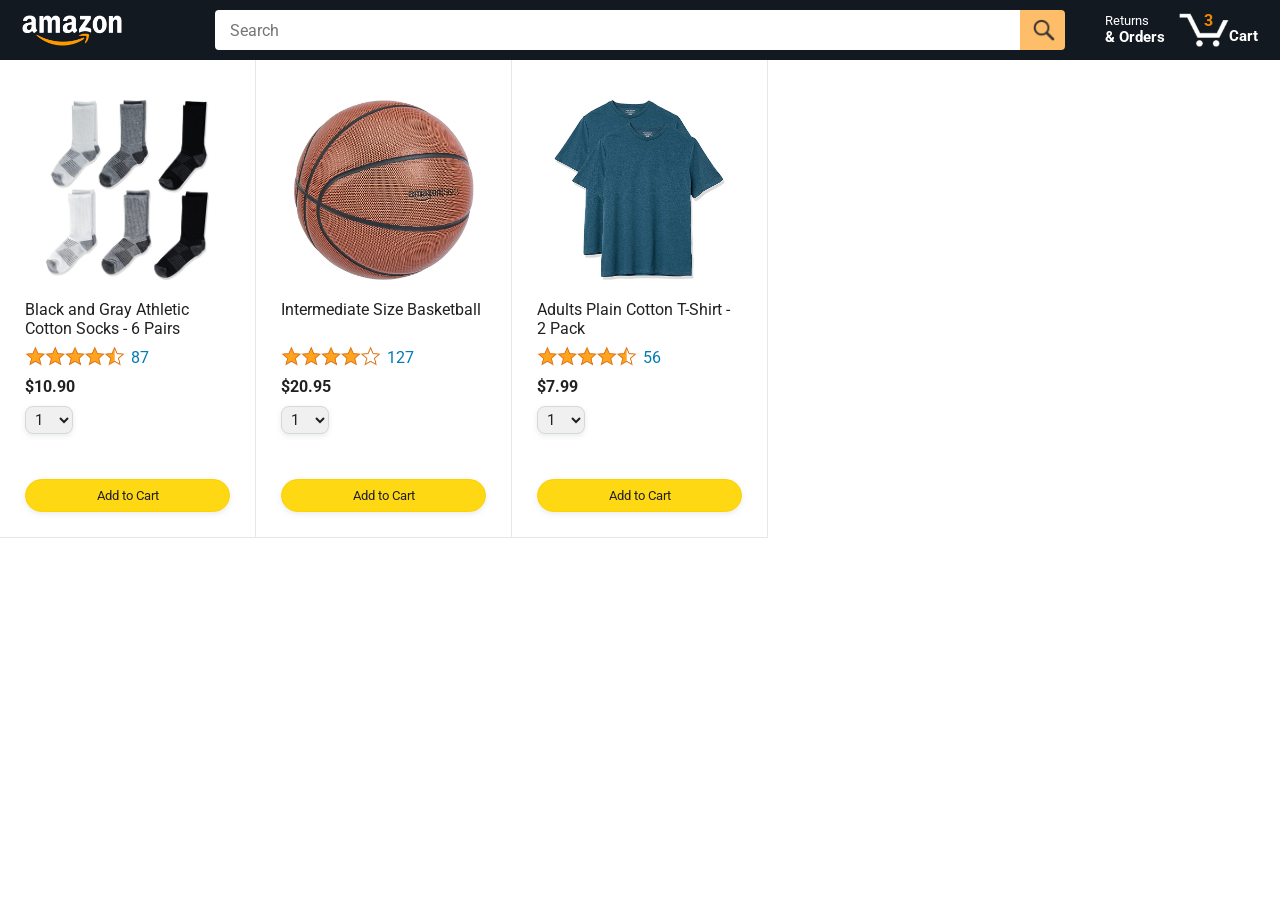
<file: javascript-amazon-project-main/amazon.html>
<!DOCTYPE html>
<html>
  <head>
    <title>Amazon Project</title>

    <!-- This code is needed for responsive design to work.
      (Responsive design = make the website look good on
      smaller screen sizes like a phone or a tablet). -->
    <meta name="viewport" content="width=device-width, initial-scale=1">

    <!-- Load a font called Roboto from Google Fonts. -->
    <link rel="preconnect" href="https://fonts.googleapis.com">
    <link rel="preconnect" href="https://fonts.gstatic.com" crossorigin>
    <link href="https://fonts.googleapis.com/css2?family=Roboto:wght@400;500;700&display=swap" rel="stylesheet">

    <!-- Here are the CSS files for this page. -->
    <link rel="stylesheet" href="styles/shared/general.css">
    <link rel="stylesheet" href="styles/shared/amazon-header.css">
    <link rel="stylesheet" href="styles/pages/amazon.css">
  </head>
  <body>
    <div class="amazon-header">
      <div class="amazon-header-left-section">
        <a href="amazon.html" class="header-link">
          <img class="amazon-logo"
            src="images/amazon-logo-white.png">
          <img class="amazon-mobile-logo"
            src="images/amazon-mobile-logo-white.png">
        </a>
      </div>

      <div class="amazon-header-middle-section">
        <input class="search-bar" type="text" placeholder="Search">

        <button class="search-button">
          <img class="search-icon" src="images/icons/search-icon.png">
        </button>
      </div>

      <div class="amazon-header-right-section">
        <a class="orders-link header-link" href="orders.html">
          <span class="returns-text">Returns</span>
          <span class="orders-text">& Orders</span>
        </a>

        <a class="cart-link header-link" href="checkout.html">
          <img class="cart-icon" src="images/icons/cart-icon.png">
          <div class="cart-quantity">3</div>
          <div class="cart-text">Cart</div>
        </a>
      </div>
    </div>
    
    <div class="main">
      <div class="products-grid">
        <div class="product-container">
          <div class="product-image-container">
            <img class="product-image"
              src="images/products/athletic-cotton-socks-6-pairs.jpg">
          </div>

          <div class="product-name limit-text-to-2-lines">
            Black and Gray Athletic Cotton Socks - 6 Pairs
          </div>

          <div class="product-rating-container">
            <img class="product-rating-stars"
              src="images/ratings/rating-45.png">
            <div class="product-rating-count link-primary">
              87
            </div>
          </div>

          <div class="product-price">
            $10.90
          </div>

          <div class="product-quantity-container">
            <select>
              <option selected value="1">1</option>
              <option value="2">2</option>
              <option value="3">3</option>
              <option value="4">4</option>
              <option value="5">5</option>
              <option value="6">6</option>
              <option value="7">7</option>
              <option value="8">8</option>
              <option value="9">9</option>
              <option value="10">10</option>
            </select>
          </div>

          <div class="product-spacer"></div>

          <div class="added-to-cart">
            <img src="images/icons/checkmark.png">
            Added
          </div>

          <button class="add-to-cart-button button-primary">
            Add to Cart
          </button>
        </div>

        <div class="product-container">
          <div class="product-image-container">
            <img class="product-image"
              src="images/products/intermediate-composite-basketball.jpg">
          </div>

          <div class="product-name limit-text-to-2-lines">
            Intermediate Size Basketball
          </div>

          <div class="product-rating-container">
            <img class="product-rating-stars"
              src="images/ratings/rating-40.png">
            <div class="product-rating-count link-primary">
              127
            </div>
          </div>

          <div class="product-price">
            $20.95
          </div>

          <div class="product-quantity-container">
            <select>
              <option selected value="1">1</option>
              <option value="2">2</option>
              <option value="3">3</option>
              <option value="4">4</option>
              <option value="5">5</option>
              <option value="6">6</option>
              <option value="7">7</option>
              <option value="8">8</option>
              <option value="9">9</option>
              <option value="10">10</option>
            </select>
          </div>

          <div class="product-spacer"></div>

          <div class="added-to-cart">
            <img src="images/icons/checkmark.png">
            Added
          </div>

          <button class="add-to-cart-button button-primary">
            Add to Cart
          </button>
        </div>

        <div class="product-container">
          <div class="product-image-container">
            <img class="product-image"
              src="images/products/adults-plain-cotton-tshirt-2-pack-teal.jpg">
          </div>

          <div class="product-name limit-text-to-2-lines">
            Adults Plain Cotton T-Shirt - 2 Pack
          </div>

          <div class="product-rating-container">
            <img class="product-rating-stars"
              src="images/ratings/rating-45.png">
            <div class="product-rating-count link-primary">
              56
            </div>
          </div>

          <div class="product-price">
            $7.99
          </div>

          <div class="product-quantity-container">
            <select>
              <option selected value="1">1</option>
              <option value="2">2</option>
              <option value="3">3</option>
              <option value="4">4</option>
              <option value="5">5</option>
              <option value="6">6</option>
              <option value="7">7</option>
              <option value="8">8</option>
              <option value="9">9</option>
              <option value="10">10</option>
            </select>
          </div>

          <div class="product-spacer"></div>

          <div class="added-to-cart">
            <img src="images/icons/checkmark.png">
            Added
          </div>

          <button class="add-to-cart-button button-primary">
            Add to Cart
          </button>
        </div>
      </div>
    </div>
  </body>
</html>
</file>
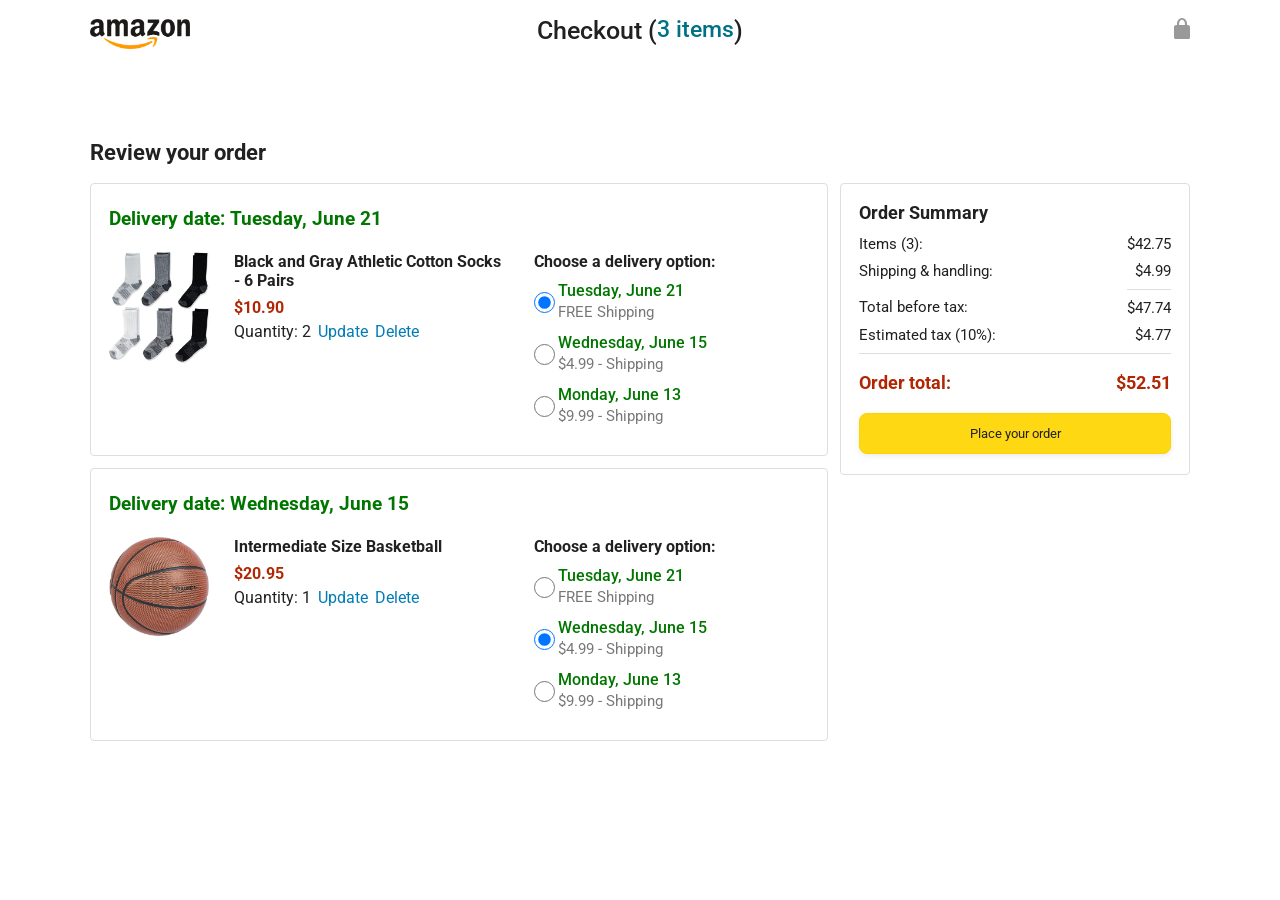
<file: javascript-amazon-project-main/checkout.html>
<!DOCTYPE html>
<html>
  <head>
    <title>Checkout</title>

    <!-- This code is needed for responsive design to work.
      (Responsive design = make the website look good on
      smaller screen sizes like a phone or a tablet). -->
    <meta name="viewport" content="width=device-width, initial-scale=1">

    <!-- Load a font called Roboto from Google Fonts. -->
    <link rel="preconnect" href="https://fonts.googleapis.com">
    <link rel="preconnect" href="https://fonts.gstatic.com" crossorigin>
    <link href="https://fonts.googleapis.com/css2?family=Roboto:wght@400;500;700&display=swap" rel="stylesheet">

    <!-- Here are the CSS files for this page. -->
    <link rel="stylesheet" href="styles/shared/general.css">
    <link rel="stylesheet" href="styles/pages/checkout/checkout-header.css">
    <link rel="stylesheet" href="styles/pages/checkout/checkout.css">
  </head>
  <body>
    <div class="checkout-header">
      <div class="header-content">
        <div class="checkout-header-left-section">
          <a href="amazon.html">
            <img class="amazon-logo" src="images/amazon-logo.png">
            <img class="amazon-mobile-logo" src="images/amazon-mobile-logo.png">
          </a>
        </div>

        <div class="checkout-header-middle-section">
          Checkout (<a class="return-to-home-link"
            href="amazon.html">3 items</a>)
        </div>

        <div class="checkout-header-right-section">
          <img src="images/icons/checkout-lock-icon.png">
        </div>
      </div>
    </div>

    <div class="main">
      <div class="page-title">Review your order</div>

      <div class="checkout-grid">
        <div class="order-summary">
          <div class="cart-item-container">
            <div class="delivery-date">
              Delivery date: Tuesday, June 21
            </div>

            <div class="cart-item-details-grid">
              <img class="product-image"
                src="images/products/athletic-cotton-socks-6-pairs.jpg">

              <div class="cart-item-details">
                <div class="product-name">
                  Black and Gray Athletic Cotton Socks - 6 Pairs
                </div>
                <div class="product-price">
                  $10.90
                </div>
                <div class="product-quantity">
                  <span>
                    Quantity: <span class="quantity-label">2</span>
                  </span>
                  <span class="update-quantity-link link-primary">
                    Update
                  </span>
                  <span class="delete-quantity-link link-primary">
                    Delete
                  </span>
                </div>
              </div>

              <div class="delivery-options">
                <div class="delivery-options-title">
                  Choose a delivery option:
                </div>
                <div class="delivery-option">
                  <input type="radio" checked
                    class="delivery-option-input"
                    name="delivery-option-1">
                  <div>
                    <div class="delivery-option-date">
                      Tuesday, June 21
                    </div>
                    <div class="delivery-option-price">
                      FREE Shipping
                    </div>
                  </div>
                </div>
                <div class="delivery-option">
                  <input type="radio"
                    class="delivery-option-input"
                    name="delivery-option-1">
                  <div>
                    <div class="delivery-option-date">
                      Wednesday, June 15
                    </div>
                    <div class="delivery-option-price">
                      $4.99 - Shipping
                    </div>
                  </div>
                </div>
                <div class="delivery-option">
                  <input type="radio"
                    class="delivery-option-input"
                    name="delivery-option-1">
                  <div>
                    <div class="delivery-option-date">
                      Monday, June 13
                    </div>
                    <div class="delivery-option-price">
                      $9.99 - Shipping
                    </div>
                  </div>
                </div>
              </div>
            </div>
          </div>

          <div class="cart-item-container">
            <div class="delivery-date">
              Delivery date: Wednesday, June 15
            </div>

            <div class="cart-item-details-grid">
              <img class="product-image"
                src="images/products/intermediate-composite-basketball.jpg">

              <div class="cart-item-details">
                <div class="product-name">
                  Intermediate Size Basketball
                </div>
                <div class="product-price">
                  $20.95
                </div>
                <div class="product-quantity">
                  <span>
                    Quantity: <span class="quantity-label">1</span>
                  </span>
                  <span class="update-quantity-link link-primary">
                    Update
                  </span>
                  <span class="delete-quantity-link link-primary">
                    Delete
                  </span>
                </div>
              </div>

              <div class="delivery-options">
                <div class="delivery-options-title">
                  Choose a delivery option:
                </div>

                <div class="delivery-option">
                  <input type="radio" class="delivery-option-input"
                    name="delivery-option-2">
                  <div>
                    <div class="delivery-option-date">
                      Tuesday, June 21
                    </div>
                    <div class="delivery-option-price">
                      FREE Shipping
                    </div>
                  </div>
                </div>
                <div class="delivery-option">
                  <input type="radio" checked class="delivery-option-input"
                    name="delivery-option-2">
                  <div>
                    <div class="delivery-option-date">
                      Wednesday, June 15
                    </div>
                    <div class="delivery-option-price">
                      $4.99 - Shipping
                    </div>
                  </div>
                </div>
                <div class="delivery-option">
                  <input type="radio" class="delivery-option-input"
                    name="delivery-option-2">
                  <div>
                    <div class="delivery-option-date">
                      Monday, June 13
                    </div>
                    <div class="delivery-option-price">
                      $9.99 - Shipping
                    </div>
                  </div>
                </div>
              </div>
            </div>
          </div>
        </div>

        <div class="payment-summary">
          <div class="payment-summary-title">
            Order Summary
          </div>

          <div class="payment-summary-row">
            <div>Items (3):</div>
            <div class="payment-summary-money">$42.75</div>
          </div>

          <div class="payment-summary-row">
            <div>Shipping &amp; handling:</div>
            <div class="payment-summary-money">$4.99</div>
          </div>

          <div class="payment-summary-row subtotal-row">
            <div>Total before tax:</div>
            <div class="payment-summary-money">$47.74</div>
          </div>

          <div class="payment-summary-row">
            <div>Estimated tax (10%):</div>
            <div class="payment-summary-money">$4.77</div>
          </div>

          <div class="payment-summary-row total-row">
            <div>Order total:</div>
            <div class="payment-summary-money">$52.51</div>
          </div>

          <button class="place-order-button button-primary">
            Place your order
          </button>
        </div>
      </div>
    </div>
  </body>
</html>
</file>
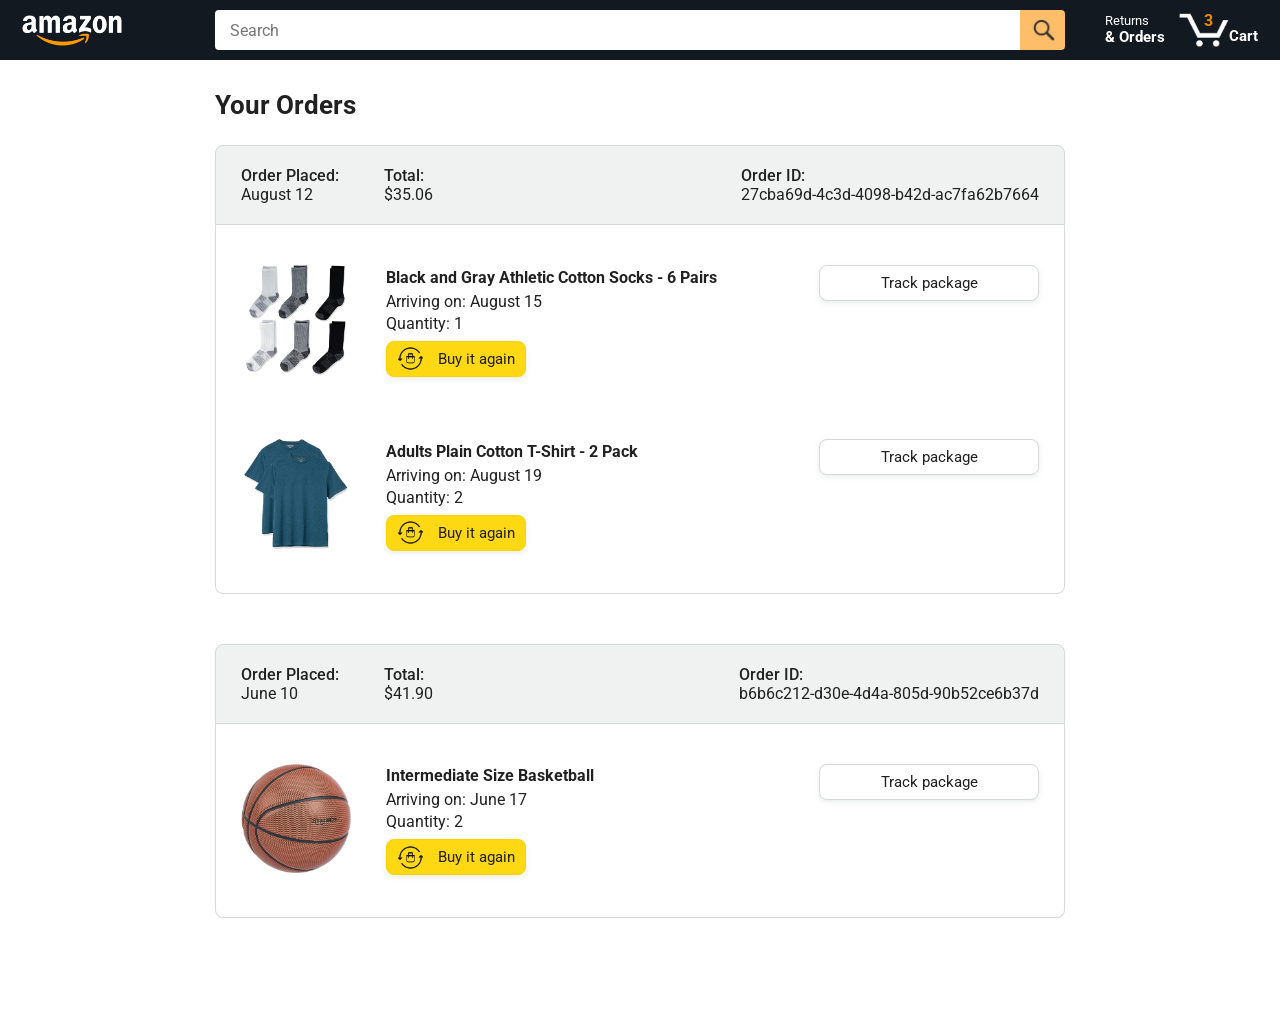
<file: javascript-amazon-project-main/orders.html>
<!DOCTYPE html>
<html>
  <head>
    <title>Orders</title>

    <!-- This code is needed for responsive design to work.
      (Responsive design = make the website look good on
      smaller screen sizes like a phone or a tablet). -->
    <meta name="viewport" content="width=device-width, initial-scale=1">

    <!-- Load a font called Roboto from Google Fonts. -->
    <link rel="preconnect" href="https://fonts.googleapis.com">
    <link rel="preconnect" href="https://fonts.gstatic.com" crossorigin>
    <link href="https://fonts.googleapis.com/css2?family=Roboto:wght@400;500;700&display=swap" rel="stylesheet">

    <!-- Here are the CSS files for this page. -->
    <link rel="stylesheet" href="styles/shared/general.css">
    <link rel="stylesheet" href="styles/shared/amazon-header.css">
    <link rel="stylesheet" href="styles/pages/orders.css">
  </head>
  <body>
    <div class="amazon-header">
      <div class="amazon-header-left-section">
        <a href="amazon.html" class="header-link">
          <img class="amazon-logo"
            src="images/amazon-logo-white.png">
          <img class="amazon-mobile-logo"
            src="images/amazon-mobile-logo-white.png">
        </a>
      </div>

      <div class="amazon-header-middle-section">
        <input class="search-bar" type="text" placeholder="Search">

        <button class="search-button">
          <img class="search-icon" src="images/icons/search-icon.png">
        </button>
      </div>

      <div class="amazon-header-right-section">
        <a class="orders-link header-link" href="orders.html">
          <span class="returns-text">Returns</span>
          <span class="orders-text">& Orders</span>
        </a>

        <a class="cart-link header-link" href="checkout.html">
          <img class="cart-icon" src="images/icons/cart-icon.png">
          <div class="cart-quantity">3</div>
          <div class="cart-text">Cart</div>
        </a>
      </div>
    </div>

    <div class="main">
      <div class="page-title">Your Orders</div>

      <div class="orders-grid">
        <div class="order-container">
          
          <div class="order-header">
            <div class="order-header-left-section">
              <div class="order-date">
                <div class="order-header-label">Order Placed:</div>
                <div>August 12</div>
              </div>
              <div class="order-total">
                <div class="order-header-label">Total:</div>
                <div>$35.06</div>
              </div>
            </div>

            <div class="order-header-right-section">
              <div class="order-header-label">Order ID:</div>
              <div>27cba69d-4c3d-4098-b42d-ac7fa62b7664</div>
            </div>
          </div>

          <div class="order-details-grid">
            <div class="product-image-container">
              <img src="images/products/athletic-cotton-socks-6-pairs.jpg">
            </div>

            <div class="product-details">
              <div class="product-name">
                Black and Gray Athletic Cotton Socks - 6 Pairs
              </div>
              <div class="product-delivery-date">
                Arriving on: August 15
              </div>
              <div class="product-quantity">
                Quantity: 1
              </div>
              <button class="buy-again-button button-primary">
                <img class="buy-again-icon" src="images/icons/buy-again.png">
                <span class="buy-again-message">Buy it again</span>
              </button>
            </div>

            <div class="product-actions">
              <a href="tracking.html">
                <button class="track-package-button button-secondary">
                  Track package
                </button>
              </a>
            </div>

            <div class="product-image-container">
              <img src="images/products/adults-plain-cotton-tshirt-2-pack-teal.jpg">
            </div>

            <div class="product-details">
              <div class="product-name">
                Adults Plain Cotton T-Shirt - 2 Pack
              </div>
              <div class="product-delivery-date">
                Arriving on: August 19
              </div>
              <div class="product-quantity">
                Quantity: 2
              </div>
              <button class="buy-again-button button-primary">
                <img class="buy-again-icon" src="images/icons/buy-again.png">
                <span class="buy-again-message">Buy it again</span>
              </button>
            </div>

            <div class="product-actions">
              <a href="tracking.html">
                <button class="track-package-button button-secondary">
                  Track package
                </button>
              </a>
            </div>
          </div>
        </div>

        <div class="order-container">

          <div class="order-header">
            <div class="order-header-left-section">
              <div class="order-date">
                <div class="order-header-label">Order Placed:</div>
                <div>June 10</div>
              </div>
              <div class="order-total">
                <div class="order-header-label">Total:</div>
                <div>$41.90</div>
              </div>
            </div>

            <div class="order-header-right-section">
              <div class="order-header-label">Order ID:</div>
              <div>b6b6c212-d30e-4d4a-805d-90b52ce6b37d</div>
            </div>
          </div>

          <div class="order-details-grid">
            <div class="product-image-container">
              <img src="images/products/intermediate-composite-basketball.jpg">
            </div>

            <div class="product-details">
              <div class="product-name">
                Intermediate Size Basketball
              </div>
              <div class="product-delivery-date">
                Arriving on: June 17
              </div>
              <div class="product-quantity">
                Quantity: 2
              </div>
              <button class="buy-again-button button-primary">
                <img class="buy-again-icon" src="images/icons/buy-again.png">
                <span class="buy-again-message">Buy it again</span>
              </button>
            </div>

            <div class="product-actions">
              <a href="tracking.html">
                <button class="track-package-button button-secondary">
                  Track package
                </button>
              </a>
            </div>
          </div>
        </div>
      </div>
    </div>
  </body>
</html>
</file>
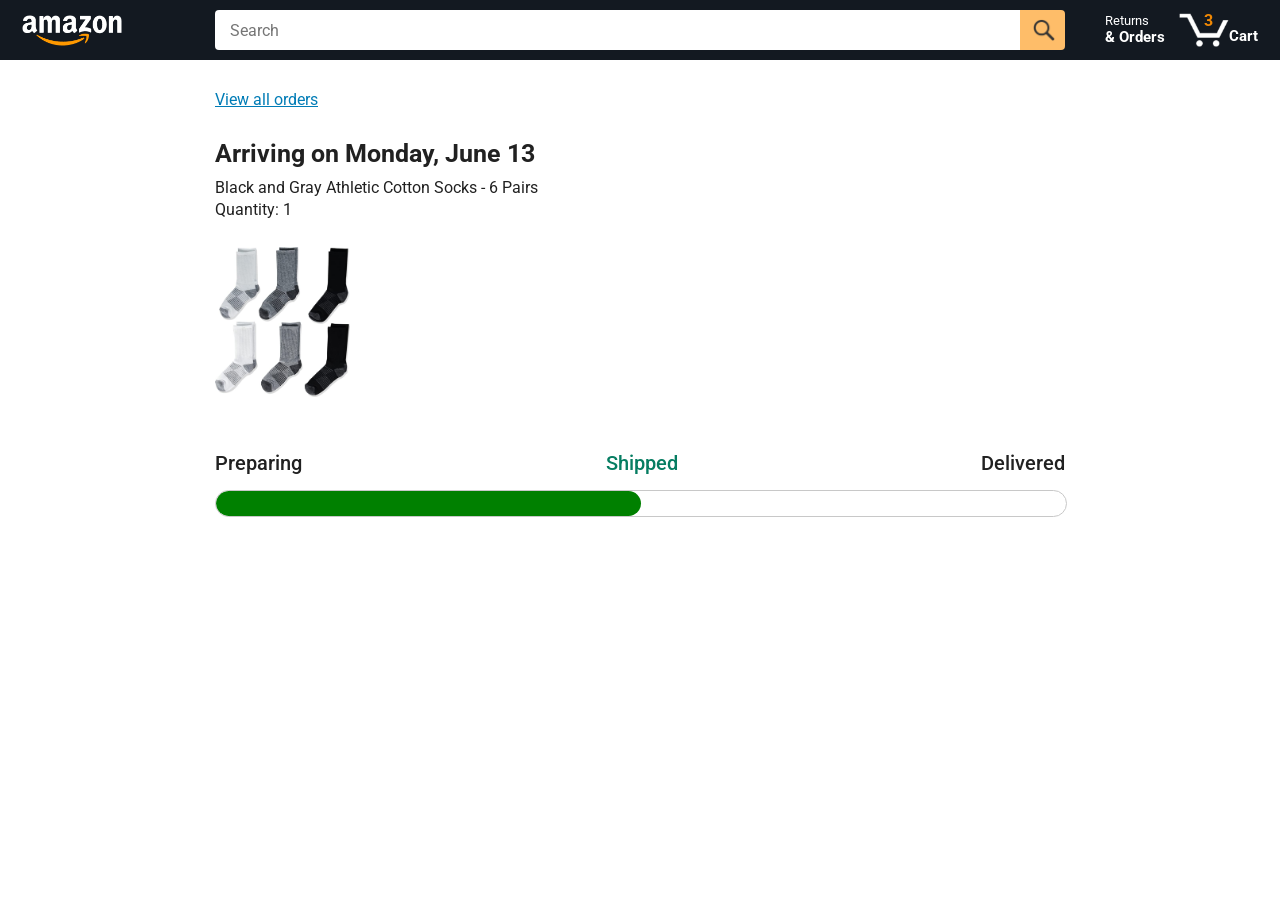
<file: javascript-amazon-project-main/tracking.html>
<!DOCTYPE html>
<html>
  <head>
    <title>Tracking</title>

    <!-- This code is needed for responsive design to work.
      (Responsive design = make the website look good on
      smaller screen sizes like a phone or a tablet). -->
    <meta name="viewport" content="width=device-width, initial-scale=1">

    <!-- Load a font called Roboto from Google Fonts. -->
    <link rel="preconnect" href="https://fonts.googleapis.com">
    <link rel="preconnect" href="https://fonts.gstatic.com" crossorigin>
    <link href="https://fonts.googleapis.com/css2?family=Roboto:wght@400;500;700&display=swap" rel="stylesheet">

    <!-- Here are the CSS files for this page. -->
    <link rel="stylesheet" href="styles/shared/general.css">
    <link rel="stylesheet" href="styles/shared/amazon-header.css">
    <link rel="stylesheet" href="styles/pages/tracking.css">
  </head>
  <body>
    <div class="amazon-header">
      <div class="amazon-header-left-section">
        <a href="amazon.html" class="header-link">
          <img class="amazon-logo"
            src="images/amazon-logo-white.png">
          <img class="amazon-mobile-logo"
            src="images/amazon-mobile-logo-white.png">
        </a>
      </div>

      <div class="amazon-header-middle-section">
        <input class="search-bar" type="text" placeholder="Search">

        <button class="search-button">
          <img class="search-icon" src="images/icons/search-icon.png">
        </button>
      </div>

      <div class="amazon-header-right-section">
        <a class="orders-link header-link" href="orders.html">
          <span class="returns-text">Returns</span>
          <span class="orders-text">& Orders</span>
        </a>

        <a class="cart-link header-link" href="checkout.html">
          <img class="cart-icon" src="images/icons/cart-icon.png">
          <div class="cart-quantity">3</div>
          <div class="cart-text">Cart</div>
        </a>
      </div>
    </div>

    <div class="main">
      <div class="order-tracking">
        <a class="back-to-orders-link link-primary" href="orders.html">
          View all orders
        </a>

        <div class="delivery-date">
          Arriving on Monday, June 13
        </div>

        <div class="product-info">
          Black and Gray Athletic Cotton Socks - 6 Pairs
        </div>

        <div class="product-info">
          Quantity: 1
        </div>

        <img class="product-image" src="images/products/athletic-cotton-socks-6-pairs.jpg">

        <div class="progress-labels-container">
          <div class="progress-label">
            Preparing
          </div>
          <div class="progress-label current-status">
            Shipped
          </div>
          <div class="progress-label">
            Delivered
          </div>
        </div>

        <div class="progress-bar-container">
          <div class="progress-bar"></div>
        </div>
      </div>
    </div>
  </body>
</html>
</file>
<file: javascript-amazon-project-main/styles/shared/general.css>
body {
  font-family: Roboto, Arial;
  color: rgb(33, 33, 33);
  /* The <body> element has a default margin of 8px
     on all sides. This removes the default margins. */
  margin: 0;
}

/* <p> elements have a default margin on the top
   and bottom. This removes the default margins. */
p {
  margin: 0;
}

button {
  cursor: pointer;
}

select {
  cursor: pointer;
}

input, select, button {
  font-family: Roboto, Arial;
}

.button-primary {
  color: rgb(33, 33, 33);
  background-color: rgb(255, 216, 20);
  border: 1px solid rgb(252, 210, 0);
  border-radius: 8px;
  cursor: pointer;
  box-shadow: 0 2px 5px rgba(213, 217, 217, 0.5);
}

.button-primary:hover {
  background-color: rgb(247, 202, 0);
  border: 1px solid rgb(242, 194, 0);
}

.button-primary:active {
  background: rgb(255, 216, 20);
  border-color: rgb(252, 210, 0);
  box-shadow: none;
}

.button-secondary {
  color: rgb(33, 33, 33);
  background: white;
  border: 1px solid rgb(213, 217, 217);
  border-radius: 8px;
  cursor: pointer;
  box-shadow: 0 2px 5px rgba(213, 217, 217, 0.5);
}

.button-secondary:hover {
  background-color: rgb(247, 250, 250);
}

.button-secondary:active {
  background-color: rgb(237, 253, 255);
  box-shadow: none;
}

/* These styles will limit text to 2 lines. Anything
   beyond 2 lines will be replaced with "..."
   You can find this code by using an A.I. tool or by
   searching in Google.
   https://css-tricks.com/almanac/properties/l/line-clamp/ */
.limit-text-to-2-lines {
  display: -webkit-box;
  -webkit-line-clamp: 2;
  -webkit-box-orient: vertical;
  overflow: hidden;
}

.link-primary {
  color: rgb(1, 124, 182);
  cursor: pointer;
}

.link-primary:hover {
  color: rgb(196, 80, 0);
}

/* Styles for dropdown selectors. */
select {
  color: rgb(33, 33, 33);
  background-color: rgb(240, 240, 240);
  border: 1px solid rgb(213, 217, 217);
  border-radius: 8px;
  padding: 3px 5px;
  font-size: 15px;
  cursor: pointer;
  box-shadow: 0 2px 5px rgba(213, 217, 217, 0.5);
}

select:focus,
input:focus {
  outline: 2px solid rgb(255, 153, 0);
}
</file>
<file: javascript-amazon-project-main/styles/shared/amazon-header.css>
.amazon-header {
  background-color: rgb(19, 25, 33);
  color: white;
  padding-left: 15px;
  padding-right: 15px;

  display: flex;
  align-items: center;
  justify-content: space-between;

  position: fixed;
  top: 0;
  left: 0;
  right: 0;
  height: 60px;
}

.amazon-header-left-section {
  width: 180px;
}

@media (max-width: 800px) {
  .amazon-header-left-section {
    width: unset;
  }
}

.header-link {
  display: inline-block;
  padding: 6px;
  border-radius: 2px;
  cursor: pointer;
  text-decoration: none;
  border: 1px solid rgba(0, 0, 0, 0);
}

.header-link:hover {
  border: 1px solid white;
}

.amazon-logo {
  width: 100px;
  margin-top: 5px;
}

.amazon-mobile-logo {
  display: none;
}

@media (max-width: 575px) {
  .amazon-logo {
    display: none;
  }

  .amazon-mobile-logo {
    display: block;
    height: 35px;
    margin-top: 5px;
  }
}

.amazon-header-middle-section {
  flex: 1;
  max-width: 850px;
  margin-left: 10px;
  margin-right: 10px;
  display: flex;
}

.search-bar {
  flex: 1;
  width: 0;
  font-size: 16px;
  height: 38px;
  padding-left: 15px;
  border: none;
  border-top-left-radius: 4px;
  border-bottom-left-radius: 4px;
  border-top-right-radius: 0;
  border-bottom-right-radius: 0;
}

.search-button {
  background-color: rgb(254, 189, 105);
  border: none;
  width: 45px;
  height: 40px;
  border-top-right-radius: 4px;
  border-bottom-right-radius: 4px;
  flex-shrink: 0;
}

.search-icon {
  height: 22px;
  margin-left: 2px;
  margin-top: 3px;
}

.amazon-header-right-section {
  width: 180px;
  flex-shrink: 0;
  display: flex;
  justify-content: end;
}

.orders-link {
  color: white;
}

.returns-text {
  display: block;
  font-size: 13px;
}

.orders-text {
  display: block;
  font-size: 15px;
  font-weight: 700;
}

.cart-link {
  color: white;
  display: flex;
  align-items: center;
  position: relative;
}

.cart-icon {
  width: 50px;
}

.cart-text {
  margin-top: 12px;
  font-size: 15px;
  font-weight: 700;
}

.cart-quantity {
  color: rgb(240, 136, 4);
  font-size: 16px;
  font-weight: 700;

  position: absolute;
  top: 4px;
  left: 22px;
  
  width: 26px;
  text-align: center;
}
</file>
<file: javascript-amazon-project-main/styles/pages/amazon.css>
.main {
  margin-top: 60px;
}

.products-grid {
  display: grid;

  /* - In CSS Grid, 1fr means a column will take up the
       remaining space in the grid.
     - If we write 1fr 1fr ... 1fr; 8 times, this will
       divide the grid into 8 columns, each taking up an
       equal amount of the space.
     - repeat(8, 1fr); is a shortcut for repeating "1fr"
       8 times (instead of typing out "1fr" 8 times).
       repeat(...) is a special property that works with
       display: grid; */
  grid-template-columns: repeat(8, 1fr);
}

/* @media is used to create responsive design (making the
   website look good on any screen size). This @media
   means when the screen width is 2000px or less, we
   will divide the grid into 7 columns instead of 8. */
@media (max-width: 2000px) {
  .products-grid {
    grid-template-columns: repeat(7, 1fr);
  }
}

/* This @media means when the screen width is 1600px or
   less, we will divide the grid into 6 columns. */
@media (max-width: 1600px) {
  .products-grid {
    grid-template-columns: repeat(6, 1fr);
  }
}

@media (max-width: 1300px) {
  .products-grid {
    grid-template-columns: repeat(5, 1fr);
  }
}

@media (max-width: 1000px) {
  .products-grid {
    grid-template-columns: repeat(4, 1fr);
  }
}

@media (max-width: 800px) {
  .products-grid {
    grid-template-columns: repeat(3, 1fr);
  }
}

@media (max-width: 575px) {
  .products-grid {
    grid-template-columns: repeat(2, 1fr);
  }
}

@media (max-width: 450px) {
  .products-grid {
    grid-template-columns: 1fr;
  }
}

.product-container {
  padding-top: 40px;
  padding-bottom: 25px;
  padding-left: 25px;
  padding-right: 25px;

  border-right: 1px solid rgb(231, 231, 231);
  border-bottom: 1px solid rgb(231, 231, 231);

  display: flex;
  flex-direction: column;
}

.product-image-container {
  display: flex;
  justify-content: center;
  align-items: center;

  height: 180px;
  margin-bottom: 20px;
}

.product-image {
  /* Images will overflow their container by default. To
    prevent this, we set max-width and max-height to 100%
    so they stay inside their container. */
  max-width: 100%;
  max-height: 100%;
}

.product-name {
  height: 40px;
  margin-bottom: 5px;
}

.product-rating-container {
  display: flex;
  align-items: center;
  margin-bottom: 10px;
}

.product-rating-stars {
  width: 100px;
  margin-right: 6px;
}

.product-rating-count {
  color: rgb(1, 124, 182);
  cursor: pointer;
  margin-top: 3px;
}

.product-price {
  font-weight: 700;
  margin-bottom: 10px;
}

.product-quantity-container {
  margin-bottom: 17px;
}

.product-spacer {
  flex: 1;
}

.added-to-cart {
  color: rgb(6, 125, 98);
  font-size: 16px;

  display: flex;
  align-items: center;
  margin-bottom: 8px;

  /* At first, the "Added to cart" message will
     be invisible. Use JavaScript to change the
     opacity and make it visible. */
  opacity: 0;
}

.added-to-cart img {
  height: 20px;
  margin-right: 5px;
}

.add-to-cart-button {
  width: 100%;
  padding: 8px;
  border-radius: 50px;
}
</file>
<file: javascript-amazon-project-main/styles/pages/checkout/checkout-header.css>
.checkout-header {
  height: 60px;
  padding-left: 30px;
  padding-right: 30px;
  background-color: white;

  display: flex;
  justify-content: center;

  position: fixed;
  top: 0;
  left: 0;
  right: 0;
  z-index: 1000;
}

.header-content {
  width: 100%;
  max-width: 1100px;

  display: flex;
  align-items: center;
}

.checkout-header-left-section {
  width: 150px;
}

.amazon-logo {
  width: 100px;
  margin-top: 12px;
}

.amazon-mobile-logo {
  display: none;
}

/* @media is used to create responsive design (making the
   website look good on any screen size). This @media
   means when the screen width is 575px or less, different
   styles (inside the {...}) will be applied. */
@media (max-width: 575px) {
  .checkout-header-left-section {
    width: auto;
  }

  .amazon-logo {
    display: none;
  }

  .amazon-mobile-logo {
    display: inline-block;
    height: 35px;
    margin-top: 5px;
  }
}

.checkout-header-middle-section {
  flex: 1;
  flex-shrink: 0;
  text-align: center;

  font-size: 25px;
  font-weight: 500;

  display: flex;
  justify-content: center;
}

.return-to-home-link {
  color: rgb(0, 113, 133);
  font-size: 23px;
  text-decoration: none;
  cursor: pointer;
}

@media (max-width: 1000px) {
  .checkout-header-middle-section {
    font-size: 20px;
    margin-right: 60px;
  }

  .return-to-home-link {
    font-size: 18px;
  }
}

@media (max-width: 575px) {
  .checkout-header-middle-section {
    margin-right: 5px;
  }
}

.checkout-header-right-section {
  text-align: right;
  width: 150px;
}

@media (max-width: 1000px) {
  .checkout-header-right-section {
    width: auto;
  }
}
</file>
<file: javascript-amazon-project-main/styles/pages/checkout/checkout.css>
.main {
  max-width: 1100px;
  padding-left: 30px;
  padding-right: 30px;

  margin-top: 140px;
  margin-bottom: 100px;

  /* margin-left: auto;
     margin-right auto;
     Is a trick for centering an element horizontally
     without needing a container. */
  margin-left: auto;
  margin-right: auto;
}

.page-title {
  font-weight: 700;
  font-size: 22px;
  margin-bottom: 18px;
}

.checkout-grid {
  display: grid;
  /* Here, 1fr means the first column will take
     up the remaining space in the grid. */
  grid-template-columns: 1fr 350px;
  column-gap: 12px;

  /* Use align-items: start; to prevent the elements
     in the grid from stretching vertically. */
  align-items: start;
}

@media (max-width: 1000px) {
  .main {
    max-width: 500px;
  }

  .checkout-grid {
    grid-template-columns: 1fr;
  }
}

.cart-item-container,
.payment-summary {
  border: 1px solid rgb(222, 222, 222);
  border-radius: 4px;
  padding: 18px;
}

.cart-item-container {
  margin-bottom: 12px;
}

.payment-summary {
  padding-bottom: 5px;
}

@media (max-width: 1000px) {
  .payment-summary {
    /* grid-row: 1 means this element will be placed into row
      1 in the grid. (Normally, the row that an element is
      placed in is determined by the order of the elements in
      the HTML. grid-row overrides this default ordering). */
    grid-row: 1;
    margin-bottom: 12px;
  }
}

.delivery-date {
  color: rgb(0, 118, 0);
  font-weight: 700;
  font-size: 19px;
  margin-top: 5px;
  margin-bottom: 22px;
}

.cart-item-details-grid {
  display: grid;
  /* 100px 1fr 1fr; means the 2nd and 3rd column will
     take up half the remaining space in the grid
     (they will divide up the remaining space evenly). */
  grid-template-columns: 100px 1fr 1fr;
  column-gap: 25px;
}

@media (max-width: 1000px) {
  .cart-item-details-grid {
    grid-template-columns: 100px 1fr;
    row-gap: 30px;
  }
}

.product-image {
  max-width: 100%;
  max-height: 120px;

  /* margin-left: auto;
     margin-right auto;
     Is a trick for centering an element horizontally
     without needing a container. */
  margin-left: auto;
  margin-right: auto;
}

.product-name {
  font-weight: 700;
  margin-bottom: 8px;
}

.product-price {
  color: rgb(177, 39, 4);
  font-weight: 700;
  margin-bottom: 5px;
}

.product-quantity .link-primary {
  margin-left: 3px;
}

@media (max-width: 1000px) {
  .delivery-options {
    /* grid-column: 1 means this element will be placed
       in column 1 in the grid. (Normally, the column that
       an element is placed in is determined by the order
       of the elements in the HTML. grid-column overrides
       this default ordering).
       
       / span 2 means this element will take up 2 columns
       in the grid (Normally, each element takes up 1
       column in the grid). */
    grid-column: 1 / span 2;
  }
}

.delivery-options-title {
  font-weight: 700;
  margin-bottom: 10px;
}

.delivery-option {
  display: grid;
  grid-template-columns: 24px 1fr;
  margin-bottom: 12px;
  cursor: pointer;
}

.delivery-option-input {
  margin-left: 0px;
  cursor: pointer;
}

.delivery-option-date {
  color: rgb(0, 118, 0);
  font-weight: 500;
  margin-bottom: 3px;
}

.delivery-option-price {
  color: rgb(120, 120, 120);
  font-size: 15px;
}

.payment-summary-title {
  font-weight: 700;
  font-size: 18px;
  margin-bottom: 12px;
}

.payment-summary-row {
  display: grid;
  /* 1fr auto; means the width of the 2nd column will be
     determined by the elements inside the column (auto).
     The 1st column will take up the remaining space. */
  grid-template-columns: 1fr auto;

  font-size: 15px;
  margin-bottom: 9px;
}

.payment-summary-money {
  text-align: right;
}

.subtotal-row .payment-summary-money {
  border-top: 1px solid rgb(222, 222, 222);
}

.subtotal-row div {
  padding-top: 9px;
}

.total-row {
  color: rgb(177, 39, 4);
  font-weight: 700;
  font-size: 18px;

  border-top: 1px solid rgb(222, 222, 222);
  padding-top: 18px;
}

.place-order-button {
  width: 100%;
  padding-top: 12px;
  padding-bottom: 12px;
  border-radius: 8px;

  margin-top: 11px;
  margin-bottom: 15px;
}
</file>
<file: javascript-amazon-project-main/styles/pages/orders.css>
.main {
  max-width: 850px;
  margin-top: 90px;
  margin-bottom: 100px;
  padding-left: 20px;
  padding-right: 20px;

  /* margin-left: auto;
     margin-right auto;
     Is a trick for centering an element horizontally
     without needing a container. */
  margin-left: auto;
  margin-right: auto;
}

.page-title {
  font-weight: 700;
  font-size: 26px;
  margin-bottom: 25px;
}

.orders-grid {
  display: grid;
  grid-template-columns: 1fr;
  row-gap: 50px;
}

.order-header {
  background-color: rgb(240, 242, 242);
  border: 1px solid rgb(213, 217, 217);

  display: flex;
  align-items: center;
  justify-content: space-between;

  padding: 20px 25px;
  border-top-left-radius: 8px;
  border-top-right-radius: 8px;
}

.order-header-left-section {
  display: flex;
  flex-shrink: 0;
}

.order-header-label {
  font-weight: 500;
}

.order-date,
.order-total {
  margin-right: 45px;
}

.order-header-right-section {
  flex-shrink: 1;
}

@media (max-width: 575px) {
  .order-header {
    flex-direction: column;
    align-items: start;
    line-height: 23px;
    padding: 15px;
  }

  .order-header-left-section {
    flex-direction: column;
  }

  .order-header-label {
    margin-right: 5px;
  }

  .order-date,
  .order-total {
    display: grid;
    grid-template-columns: auto 1fr;
    margin-right: 0;
  }

  .order-header-right-section {
    display: grid;
    grid-template-columns: auto 1fr;
  }
}

.order-details-grid {
  padding: 40px 25px;
  border: 1px solid rgb(213, 217, 217);
  border-top: none;
  border-bottom-left-radius: 8px;
  border-bottom-right-radius: 8px;

  display: grid;
  grid-template-columns: 110px 1fr 220px;
  column-gap: 35px;
  row-gap: 60px;
  align-items: center;
}

@media (max-width: 800px) {
  .order-details-grid {
    grid-template-columns: 110px 1fr;
    row-gap: 0;
    padding-bottom: 8px;
  }
}

@media (max-width: 450px) {
  .order-details-grid {
    grid-template-columns: 1fr;
  }
}

.product-image-container {
  text-align: center;
}

.product-image-container img {
  max-width: 110px;
  max-height: 110px;
}

.product-name {
  font-weight: 700;
  margin-bottom: 5px;
}

.product-delivery-date {
  margin-bottom: 3px;
}

.product-quantity {
  margin-bottom: 8px;
}

.buy-again-button {
  font-size: 15px;
  width: 140px;
  height: 36px;
  border-radius: 8px;

  display: flex;
  align-items: center;
  justify-content: center;
}

.buy-again-icon {
  width: 25px;
  margin-right: 15px;
}

.product-actions {
  align-self: start;
}

.track-package-button {
  width: 100%;
  font-size: 15px;
  padding: 8px;
}

@media (max-width: 800px) {
  .buy-again-button {
    margin-bottom: 10px;
  }

  .product-actions {
    /* grid-column: 2 means this element will be placed
       in column 2 in the grid. (Normally, the column that
       an element is placed in is determined by the order
       of the elements in the HTML. grid-column overrides
       this default ordering). */
    grid-column: 2;
    margin-bottom: 30px;
  }

  .track-package-button {
    width: 140px;
  }
}

@media (max-width: 450px) {
  .product-image-container {
    text-align: center;
    margin-bottom: 25px;
  }

  .product-image-container img {
    max-width: 150px;
    max-height: 150px;
  }

  .product-name {
    margin-bottom: 10px;
  }

  .product-quantity {
    margin-bottom: 15px;
  }

  .buy-again-button {
    width: 100%;
    margin-bottom: 15px;
  }

  .product-actions {
    /* grid-column: auto; undos grid-column: 2; from above.
       This element will now be placed in its normal column
       in the grid. */
    grid-column: auto;
    margin-bottom: 70px;
  }

  .track-package-button {
    width: 100%;
    padding: 12px;
  }
}
</file>
<file: javascript-amazon-project-main/styles/pages/tracking.css>
.main {
  max-width: 850px;
  margin-top: 90px;
  margin-bottom: 100px;
  padding-left: 30px;
  padding-right: 30px;

  /* margin-left: auto;
     margin-right auto;
     Is a trick for centering an element horizontally
     without needing a container. */
  margin-left: auto;
  margin-right: auto;
}

.back-to-orders-link {
  display: inline-block;
  margin-bottom: 30px;
}

.delivery-date {
  font-size: 25px;
  font-weight: 700;
  margin-bottom: 10px;
}

.product-info {
  margin-bottom: 3px;
}

.product-image {
  max-width: 150px;
  max-height: 150px;
  margin-top: 25px;
  margin-bottom: 50px;
}

.progress-labels-container {
  display: flex;
  justify-content: space-between;
  font-size: 20px;
  font-weight: 500;
  margin-bottom: 15px;
}

.current-status {
  color: rgb(6, 125, 98);
}

@media (max-width: 575px) {
  .progress-labels-container {
    font-size: 16px;
  }
}

@media (max-width: 450px) {
  .progress-labels-container {
    flex-direction: column;
    margin-bottom: 5px;
  }

  .progress-label {
    margin-bottom: 3px;
  }
}

.progress-bar-container {
  height: 25px;
  width: 100%;

  border: 1px solid rgb(200, 200, 200);
  border-radius: 50px;
  overflow: hidden;
}

.progress-bar {
  height: 100%;
  background-color: green;
  border-radius: 50px;
  width: 50%;
}
</file>
